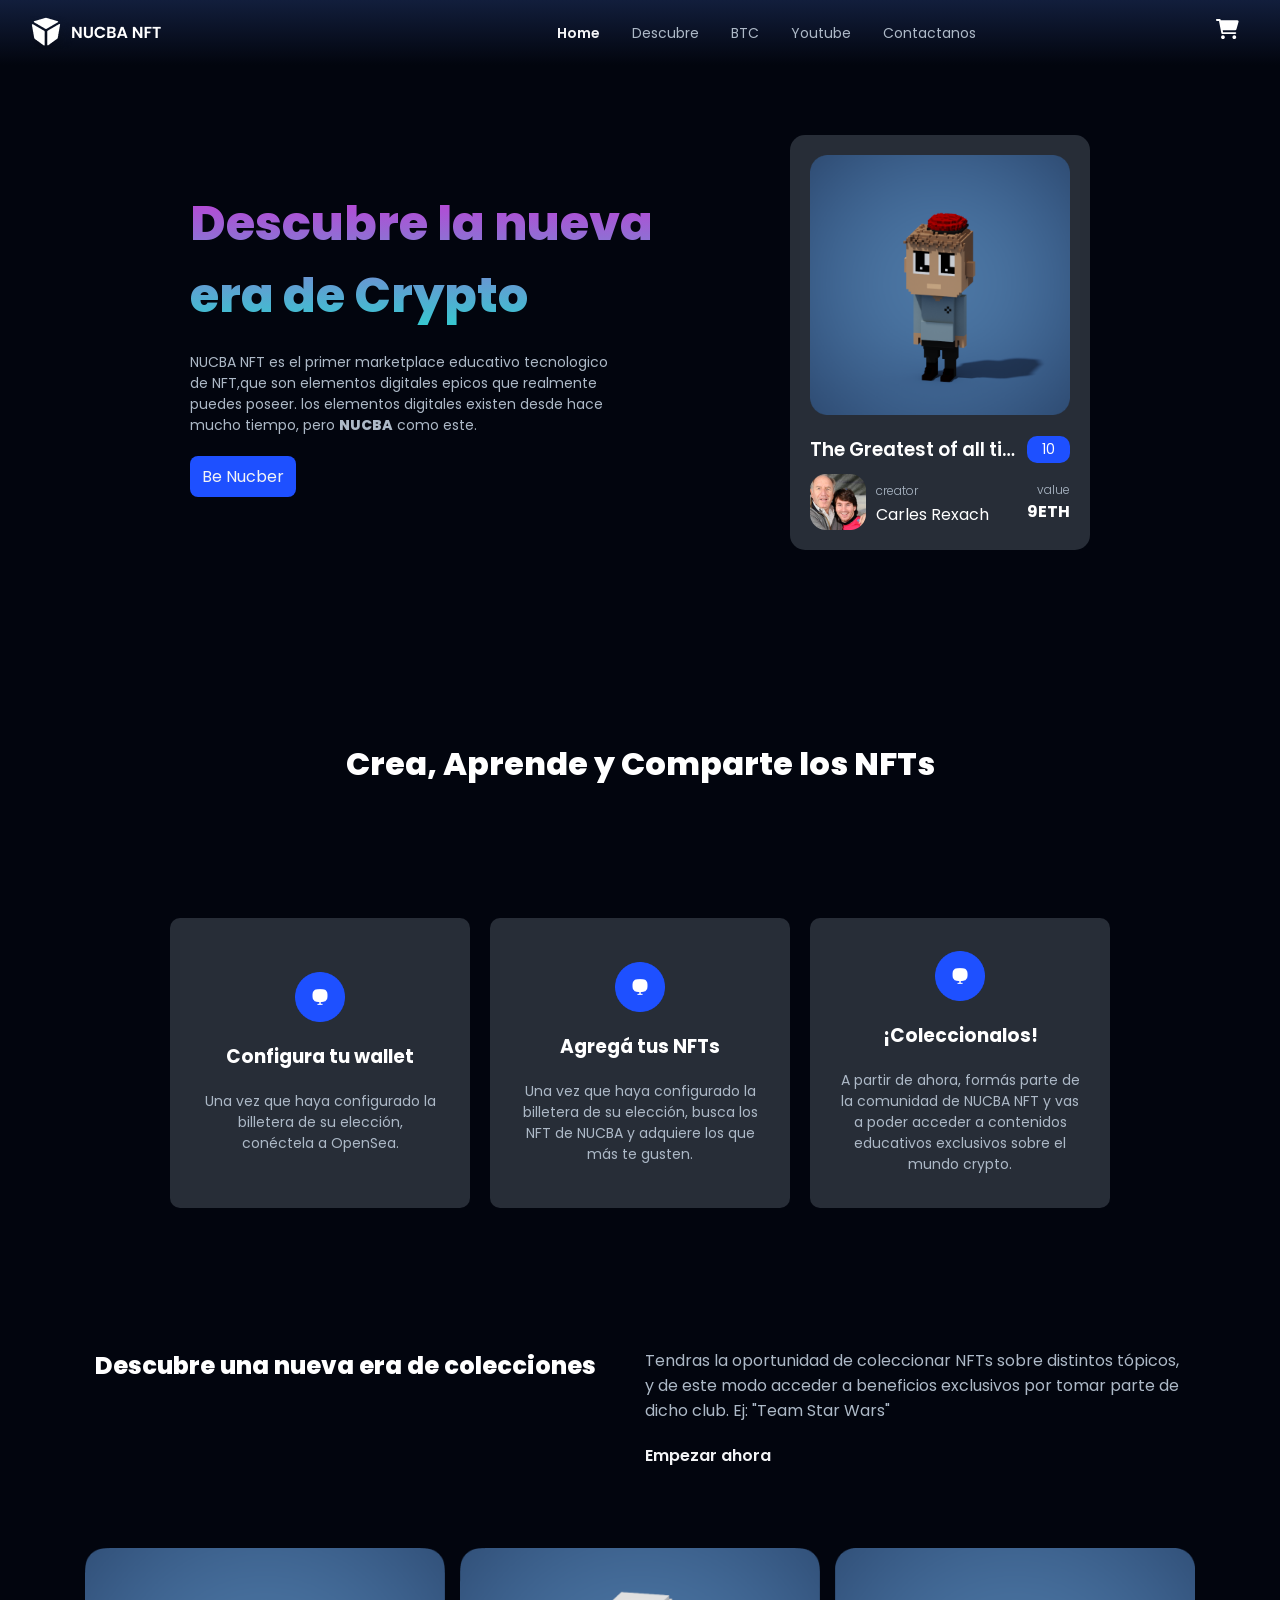
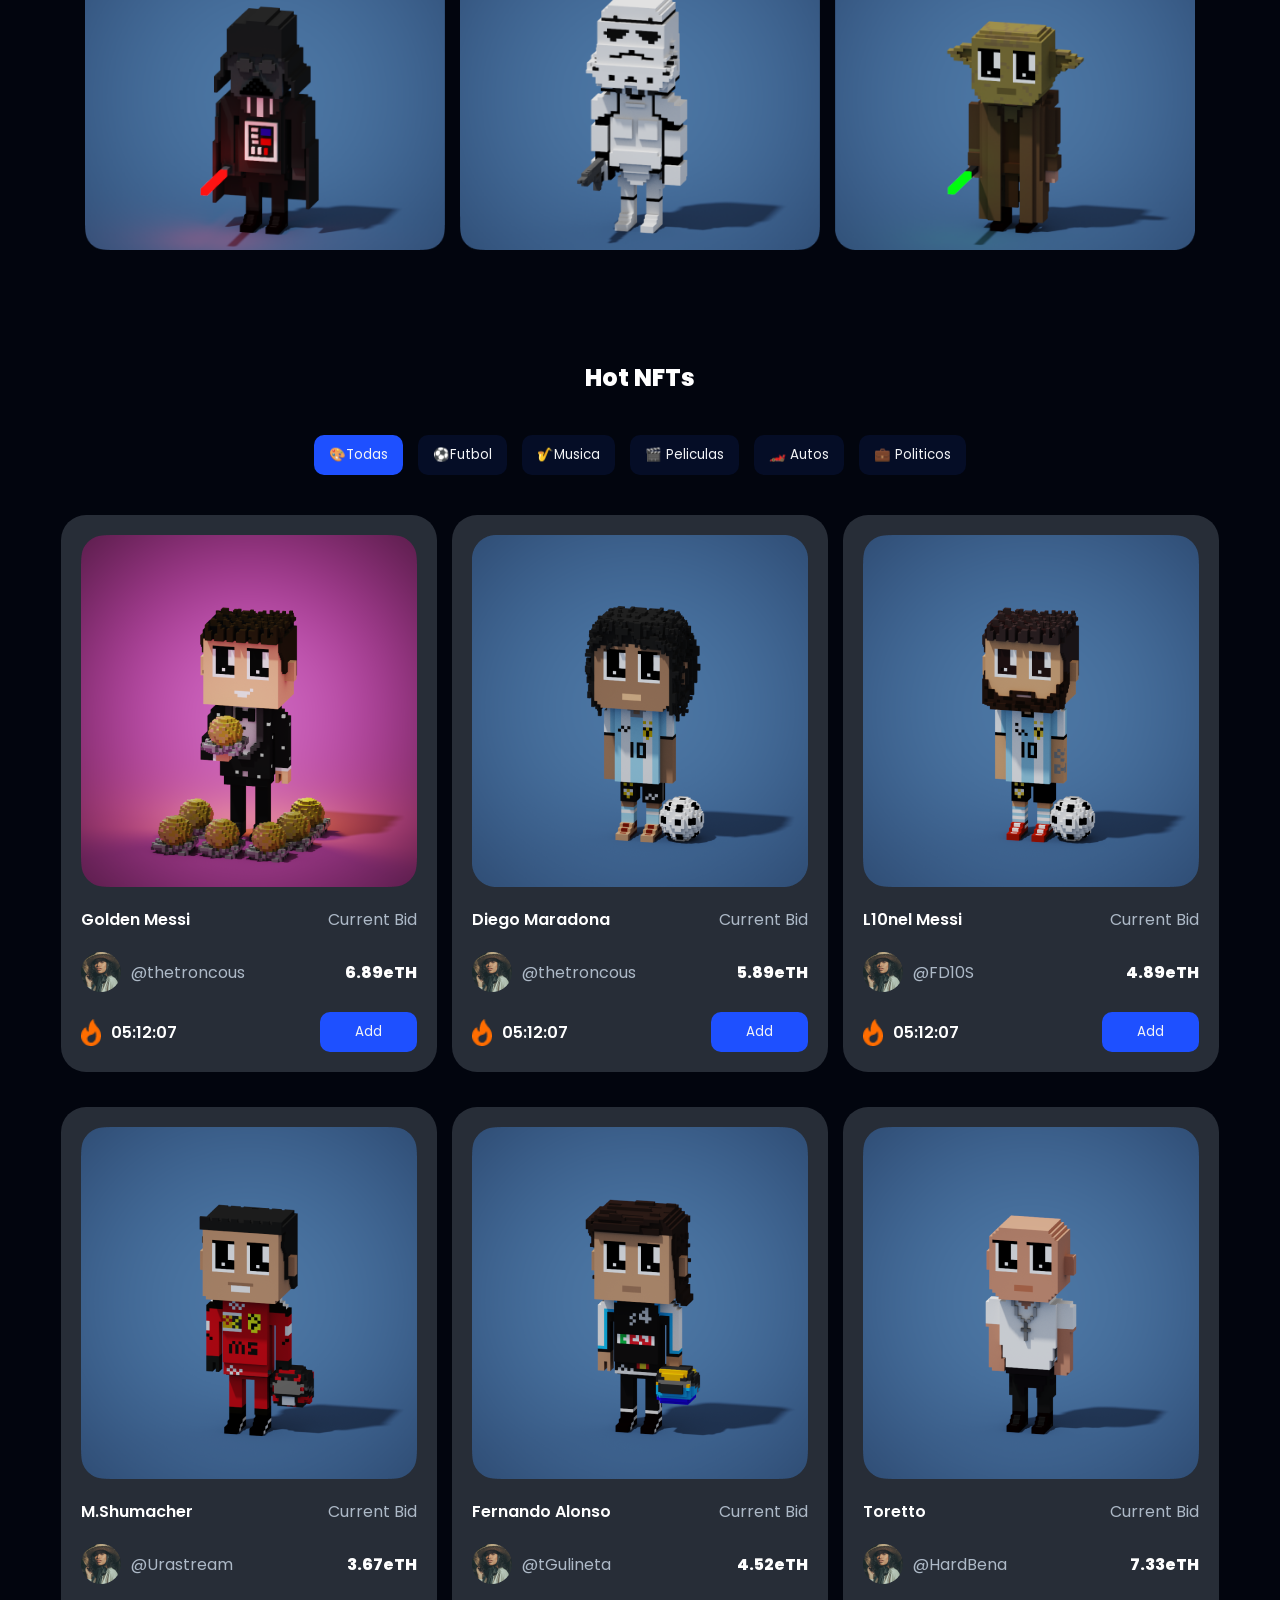
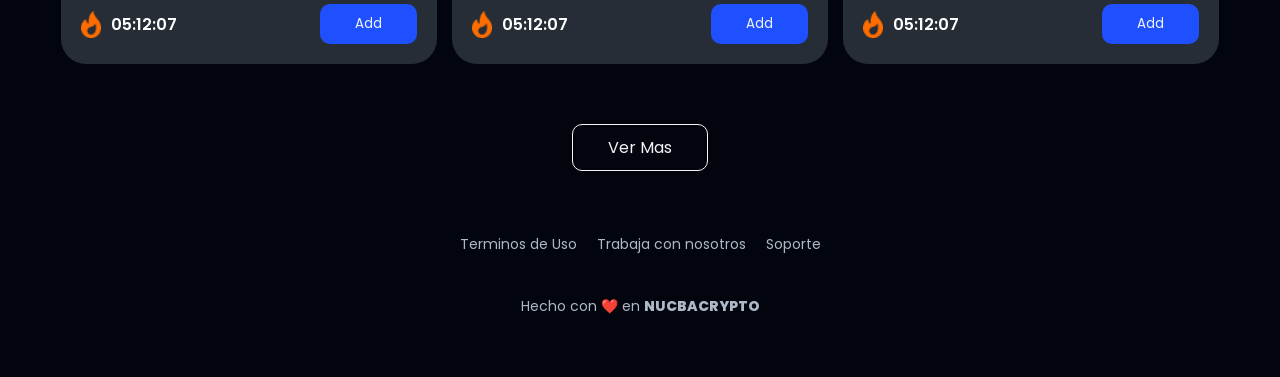
<file: index.html>
<!DOCTYPE html>
<html lang="en">
<head>
    <meta charset="UTF-8" />
    <meta name="viewport" content="width=, initial-scale=1.0" />
    <title>Nucba NFT</title>
    <link rel="stylesheet" href="./styles.css" />
    <link rel="stylesheet" href="mediaqueries.css">
</head>
<body>
    <header>
    <img src="./img/logo.png" alt="logo" class="logo" />
    <!-- navbar -->
    <nav class="navbar">
        <!-- agregamos el input label para la funcionalidad del menu -->
        <label for="menu-toggle" class="menu-label">
        <img src="/PracticaNFT-main/img/menu.png" alt="menu-icon">
        </label>
        <input type="checkbox" id="menu-toggle">
        
        <ul class="navbar-list">
        <li><a href="#hero" class="active">Home</a></li>
        <li><a href="#info">Descubre</a></li>
        <li><a href="3Discover">BTC</a></li>
        <li><a href="#">Youtube</a></li>
        <li><a href="#">Contactanos</a></li>
        </ul>
    
    <!-- carrito aqui estaba -->
    <!-- agregamos input y label para el carrito para su funcionalidad -->
    
<label for="cart-toggle" class="cart-label">
    <img src="/img/cart-icon.svg" alt="carrito"
    class="cart-icon" />
</label>
<input type="checkbox" id="cart-toggle">
<!-- ------------vamos agregar el carrito -->
<div class="cart">
<h2>Tus NFTs </h2>
<!-- productos -->
<div class="cart-item">
    <img src="/img/cart/cart-img.png" alt="nft del carrito">
    <!-- info del producto -->
    <div class="item-info">
        <h3 class="item-title">Messi</h3>
        <p class=" item-bid">
        Current Bid
        </p>
        <span class=" item-price"> 4.8 ETH</span>
    </div>
    <!-- botones -->
    <div class="item-handler">
        <span class="quantity-handler down">-</span>
        <span class="item-quantity">1</span>
        <span class="quantity-handler up">+</span>
    </div>
</div>
<div class="cart-item">
    <img src="/img/cart/cart-img.png" alt="nft del carrito">
    <!-- info del producto -->
    <div class="item-info">
        <h3 class="item-title">Messi</h3>
        <p class=" item-bid">
        Current Bid
        </p>
        <span class=" item-price"> 4.8 ETH</span>
    </div>
    <!-- botones -->
    <div class="item-handler">
        <span class="quantity-handler down">-</span>
        <span class="item-quantity">1</span>
        <span class="quantity-handler up">+</span>
    </div>
</div>
<div class="cart-item">
    <img src="/img/cart/cart-img.png" alt="nft del carrito">
    <!-- info del producto -->
    <div class="item-info">
        <h3 class="item-title">Messi</h3>
        <p class=" item-bid">
        Current Bid
        </p>
        <span class=" item-price"> 4.8 ETH</span>
    </div>
    <!-- botones -->
    <div class="item-handler">
        <span class="quantity-handler down">-</span>
        <span class="item-quantity">1</span>
        <span class="quantity-handler up">+</span>
    </div>
</div>
<div class="cart-item">
    <img src="/img/cart/cart-img.png" alt="nft del carrito">
    <!-- info del producto -->
    <div class="item-info">
        <h3 class="item-title">Messi</h3>
        <p class=" item-bid">
        Current Bid
        </p>
        <span class=" item-price"> 4.8 ETH</span>
    </div>
    <!-- botones -->
    <div class="item-handler">
        <span class="quantity-handler down">-</span>
        <span class="item-quantity">1</span>
        <span class="quantity-handler up">+</span>
    </div>
</div>
<div class="cart-item">
    <img src="/img/cart/cart-img.png" alt="nft del carrito">
    <!-- info del producto -->
    <div class="item-info">
        <h3 class="item-title">Messi</h3>
        <p class=" item-bid">
        Current Bid
        </p>
        <span class=" item-price"> 4.8 ETH</span>
    </div>
    <!-- botones -->
    <div class="item-handler">
        <span class="quantity-handler down">-</span>
        <span class="item-quantity">1</span>
        <span class="quantity-handler up">+</span>
    </div>
</div>
<!-- divisor -->
<span class="divider"></span>
<div class="cart-total">
    <p>Total</p>
    <span>18.3 ETH</span>
</div>
<button class="button-add"> Comprar</button>
</div>
</nav>
    </header>
    <main>
    <!-- hero -->

    <!-- section hero----------- -->

    <section id="hero">
        <div class="hero-info">
        <h1>Descubre la nueva era de Crypto</h1>
        <p>
            NUCBA NFT es el primer marketplace educativo tecnologico de NFT,que
            son elementos digitales epicos que realmente puedes poseer. los
            elementos digitales existen desde hace mucho tiempo, pero
            <span>Nucba</span> como este.
        </p>
        <a href="#">Be Nucber</a>
        </div>

        <div class="hero-card">
        <img src="./img/hero/hero-card.png" alt="BTC de ejemplo" />
        <div class="hero-card-info">
            <div class="hero-card-top">
            <h3>The Greatest of all time</h3>
            <span>10</span>
            </div>
            <div class="hero-card-bottom">
            <div class="hero-card-creator">
                <img src="./img/hero/creator.png" alt="creator" />
                <div class="hero-info-creator">
                <span>creator</span>
                <p>Carles Rexach</p>
                </div>
            </div>
            <div class="hero-card-price">
                <p>value</p>
                <span>9ETH</span>
            </div>
            </div>
        </div>
        </div>
    </section>
    <!-- ------------------------INFO --------------------->
    <section id="info">
        <h2>Crea, Aprende y Comparte los NFTs</h2>
        <div class="info-card-container">
          <!-- --------cart 1----------- -->
          <div class="info-card">
            <img src="./img/info/info-icon.png" alt="iconos NFT" />
            <h3>Configura tu wallet</h3>
            <p>
              Una vez que haya configurado la billetera de su elección,
              conéctela a OpenSea.
            </p>
          </div>
          <!-- -----------card 2---------------- -->
          <div class="info-card">
            <img src="./img/info/info-icon.png" alt="iconos NFT" />
            <h3>Agregá tus NFTs</h3>
            <p>
              Una vez que haya configurado la billetera de su elección, busca
              los NFT de NUCBA y adquiere los que más te gusten.
            </p>
          </div>

          <!-- ------------card 3-------------------- -->
          <div class="info-card">
            <img src="./img/info/info-icon.png" alt="iconos NFT" />
            <h3>¡Coleccionalos!</h3>
            <p>
              A partir de ahora, formás parte de la comunidad de NUCBA NFT y vas a poder acceder a contenidos educativos exclusivos sobre el mundo
              crypto.
            </p>
          </div>
        </div>
    </section>
    <!----------------------- section de descubre -->
    <section id="discover" >
        <!-------------- information----------------- -->
    <div class="discover-info">
        <h2>Descubre una nueva era de colecciones</h2>
        <div class="discover-text">
            <p>Tendras la oportunidad de coleccionar NFTs sobre distintos tópicos, y de este modo acceder a beneficios exclusivos por tomar parte de dicho club. Ej: "Team Star Wars"</p>
<a href="#">Empezar ahora</a>
        </div>
    </div>
        <!-- ----------3 cards of example ----------->
<div class="discover-card">
    <img src="img/discover/darth-vader.png" alt="darth-vader">
    <img src="img/discover/trooper.png" alt="trooper">
    <img src="img/discover/yoda.png" alt="Yoda">
</div>
    </section>
<!-- ----------section of products---- -->
<section id="products">
    <h2>Hot NFTs</h2>
    <!-- ---------Categories---------- -->
<div class="categories">
    <button class="category active"> 🎨Todas</button>
    <button class="category"> ⚽Futbol </button>
    <button class="category"> 🎷Musica</button>
    <button class="category"> 🎬 Peliculas</button>
    <button class="category"> 🏎️ Autos</button>
    <button class="category"> 💼 Politicos</button>
</div>
    <!------------- the products1 -------- -->

    <div class="products-container">
        <div class="product">
            <img src="img/products/daovinci.png" alt="Golden Messi">
        <!-- ----------contenedor para info---- -->
        <div class="product-info">
            <!-- -------------top--------------- -->
            <div class="product-top">
                <h3>Golden Messi</h3>
                <p> Current Bid</p>
            </div>
            <!-------------------- Mid ------------->
            <div class="product-mid">
            <div class="product-user">
                <img src="img/user.png" alt="user">
                <p>@thetroncous</p>
            </div>
            <span> 6.89eTH</span>
            </div>
            <!---------------- Bot----------------- -->
            <div class="product-bot">
                <div class="offer-time">
                    <img src="img/fire.png" alt="fueguito">
                <p>05:12:07</p>
                </div>
                <button class="button-add">Add</button>
            </div>
        </div>
        </div>
        <!------------- the products2 -------- -->
        <div class="product">
            <img src="img/products/fangster.png" alt="Diego Maradona">
        <!-- ----------contenedor para info---- -->
        <div class="product-info">
            <!-- -------------top--------------- -->
            <div class="product-top">
                <h3>Diego Maradona</h3>
                <p> Current Bid</p>
            </div>
            <!-------------------- Mid ------------->
            <div class="product-mid">
            <div class="product-user">
                <img src="/img/user.png" alt="user">
                <p>@thetroncous</p>
            </div>
            <span> 5.89eTH</span>
            </div>
            <!---------------- Bot----------------- -->
            <div class="product-bot">
                <div class="offer-time">
                    <img src="img/fire.png" alt="fueguito">
                <p>05:12:07</p>
                </div>
                <button class="button-add">Add</button>
            </div>
        </div>
        </div>
        <!------------- the products3 -------- -->
        <div class="product">
            <img src="img/products/sherbet.png" alt="l10nel Messi">
        <!-- ----------contenedor para info---- -->
        <div class="product-info">
            <!-- -------------top--------------- -->
            <div class="product-top">
                <h3>L10nel Messi</h3>
                <p> Current Bid</p>
            </div>
            <!-------------------- Mid ------------->
            <div class="product-mid">
            <div class="product-user">
                <img src="/img/user.png" alt="user">
                <p>@FD10S</p>
            </div>
            <span> 4.89eTH</span>
            </div>
            <!---------------- Bot----------------- -->
            <div class="product-bot">
                <div class="offer-time">
                    <img src="img/fire.png" alt="fueguito">
                <p>05:12:07</p>
                </div>
                <button class="button-add">Add</button>
            </div>
        </div>
        </div>
        <!------------- the products4 -------- -->
        <div class="product">
            <img src="img/products/cutemonkey.png" alt="M.Shumacher">
        <!-- ----------contenedor para info---- -->
        <div class="product-info">
            <!-- -------------top--------------- -->
            <div class="product-top">
                <h3>M.Shumacher</h3>
                <p> Current Bid</p>
            </div>
            <!-------------------- Mid ------------->
            <div class="product-mid">
            <div class="product-user">
                <img src="/img/user.png" alt="user">
                <p>@Urastream</p>
            </div>
            <span> 3.67eTH</span>
            </div>
            <!---------------- Bot----------------- -->
            <div class="product-bot">
                <div class="offer-time">
                    <img src="img/fire.png" alt="fueguito">
                <p>05:12:07</p>
                </div>
                <button class="button-add">Add</button>
            </div>
        </div>
        </div>
        <!------------- the products5-------- -->
        <div class="product">
            <img src="img/products/cuteshiba.png" alt="Fernando Alonso">
        <!-- ----------contenedor para info---- -->
        <div class="product-info">
            <!-- -------------top--------------- -->
            <div class="product-top">
                <h3>Fernando Alonso</h3>
                <p> Current Bid</p>
            </div>
            <!-------------------- Mid ------------->
            <div class="product-mid">
            <div class="product-user">
                <img src="/img/user.png" alt="user">
                <p>@tGulineta</p>
            </div>
            <span> 4.52eTH</span>
            </div>
            <!---------------- Bot----------------- -->
            <div class="product-bot">
                <div class="offer-time">
                    <img src="img/fire.png" alt="fueguito">
                <p>05:12:07</p>
                </div>
                <button class="button-add">Add</button>
            </div>
        </div>
        </div>
        <!------------- the products6 -------- -->
        <div class="product">
            <img src="img/products/toretto.png" alt="toretto">
        <!-- ----------contenedor para info---- -->
        <div class="product-info">
            <!-- -------------top--------------- -->
            <div class="product-top">
                <h3>Toretto</h3>
                <p> Current Bid</p>
            </div>
            <!-------------------- Mid ------------->
            <div class="product-mid">
            <div class="product-user">
                <img src="/img/user.png" alt="user">
                <p>@HardBena</p>
            </div>
            <span> 7.33eTH</span>
            </div>
            <!---------------- Bot----------------- -->
            <div class="product-bot">
                <div class="offer-time">
                    <img src="img/fire.png" alt="fueguito">
                <p>05:12:07</p>
                </div>
                <button class="button-add">Add</button>
            </div>
        </div>
        </div>
    </div>
    
</section>
<div class="btn-load"> Ver Mas</div>
    </main>
    <footer>
        <nav>
            <ul class="footer-links">
                <li><a href="#">Terminos de Uso </a></li>
                <li><a href="#">Trabaja con nosotros</a></li>
                <li><a href="#">Soporte</a></li>
            </ul>
        </nav>
        <p>Hecho con ❤️ en <SPAN>NUCBACRYPTO</SPAN></p>
    </footer>
</body>
</html>
</file>
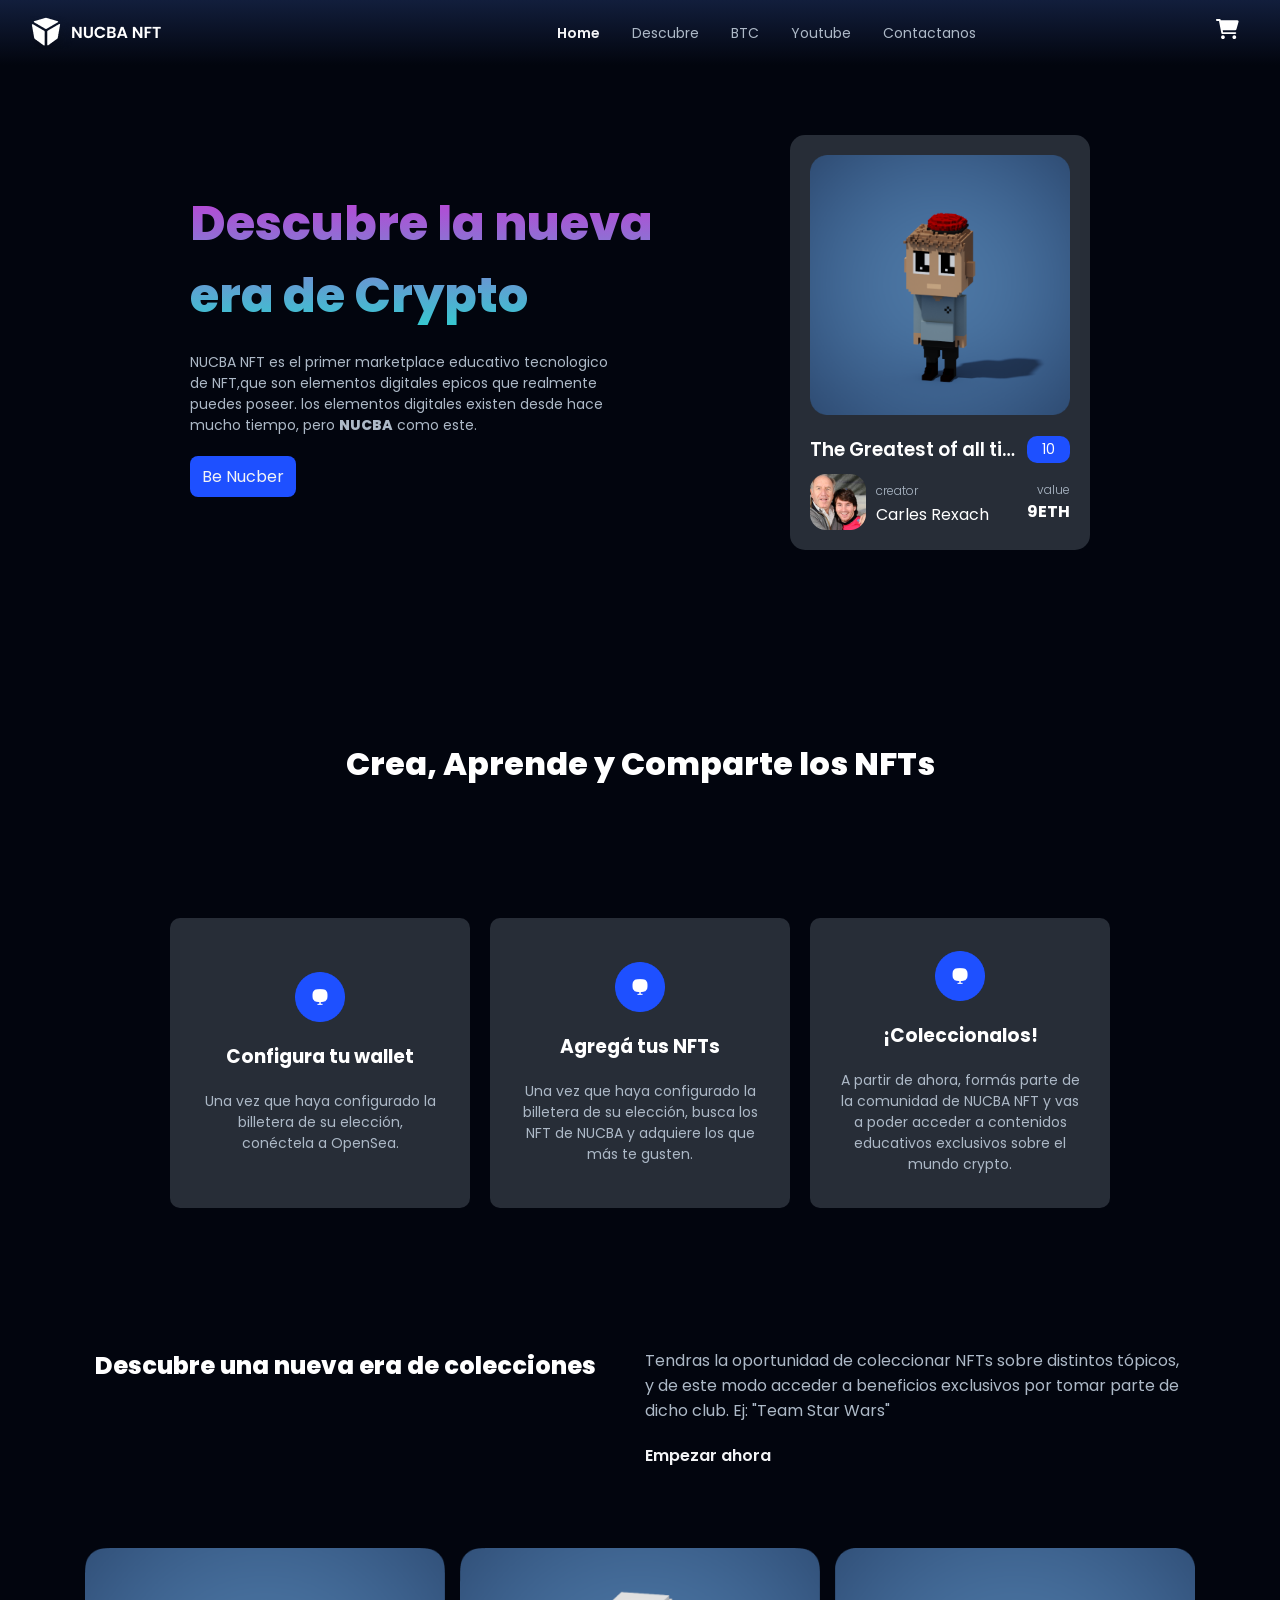
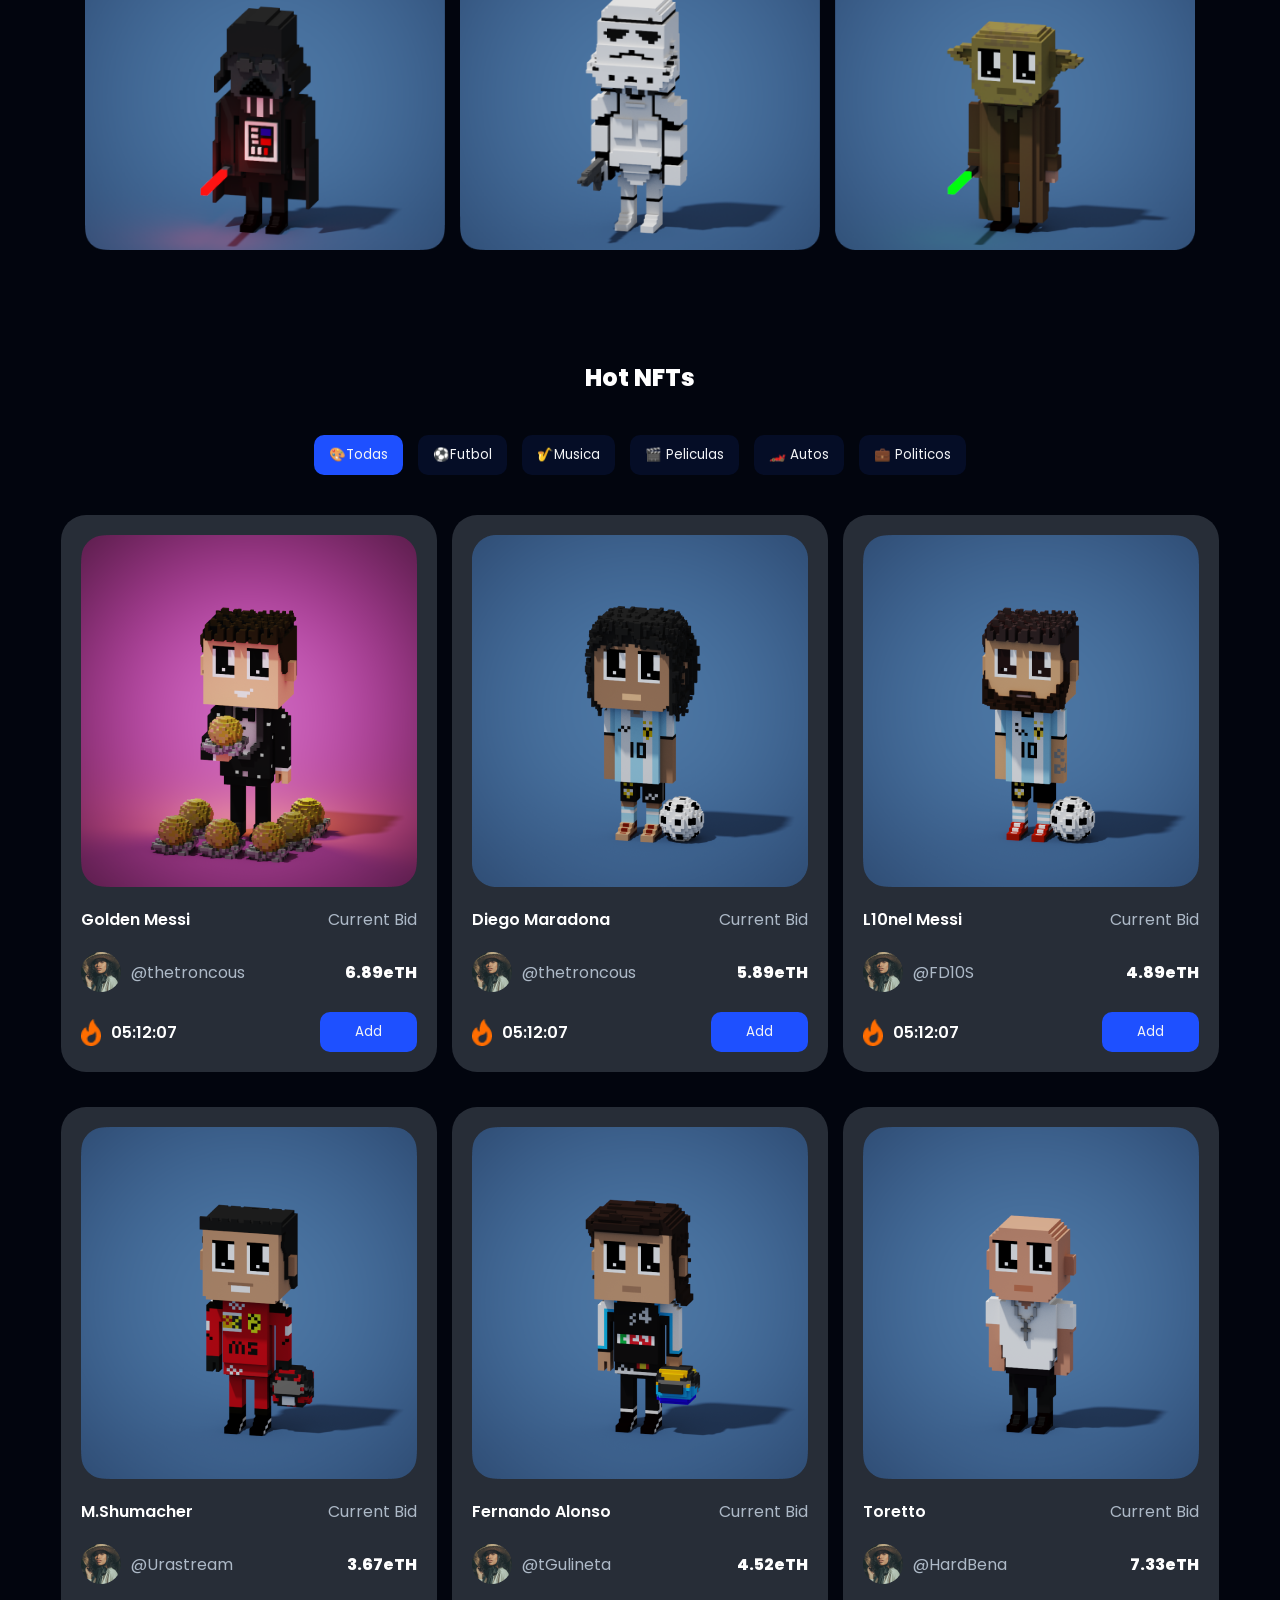
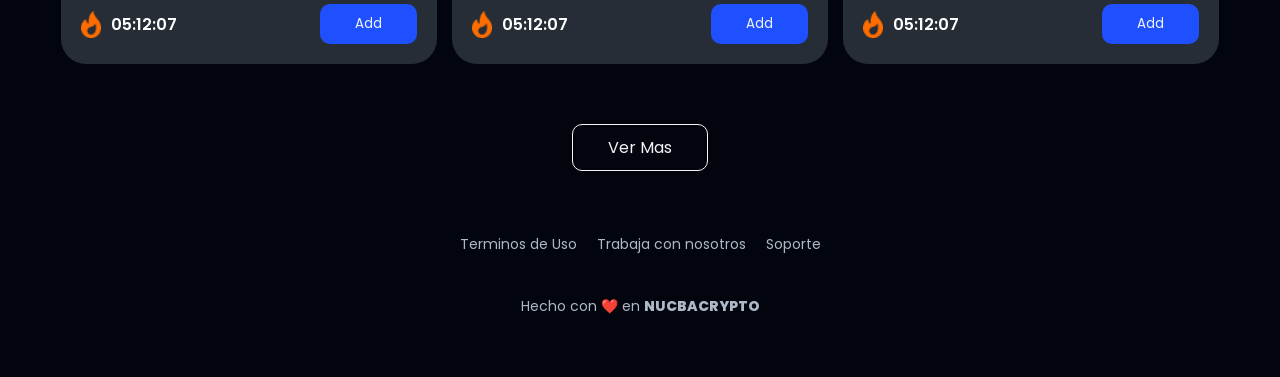
<file: PracticaNFT-main/index.html>
<!DOCTYPE html>
<html lang="en">
<head>
    <meta charset="UTF-8" />
    <meta name="viewport" content="width=, initial-scale=1.0" />
    <title>Nucba NFT</title>
    <link rel="stylesheet" href="./styles.css" />
    <link rel="stylesheet" href="mediaqueries.css">
</head>
<body>
    <header>
    <img src="./img/logo.png" alt="logo" class="logo" />
    <!-- navbar -->
    <nav class="navbar">
        <!-- agregamos el input label para la funcionalidad del menu -->
        <label for="menu-toggle" class="menu-label">
        <img src="/PracticaNFT-main/img/menu.png" alt="menu-icon">
        </label>
        <input type="checkbox" id="menu-toggle">
        
        <ul class="navbar-list">
        <li><a href="#hero" class="active">Home</a></li>
        <li><a href="#info">Descubre</a></li>
        <li><a href="3Discover">BTC</a></li>
        <li><a href="#">Youtube</a></li>
        <li><a href="#">Contactanos</a></li>
        </ul>
    
    <!-- carrito aqui estaba -->
    <!-- agregamos input y label para el carrito para su funcionalidad -->
    
<label for="cart-toggle" class="cart-label">
    <img src="./img/cart-icon.svg" alt="carrito"
    class="cart-icon" />
</label>
<input type="checkbox" id="cart-toggle">
<!-- ------------vamos agregar el carrito -->
<div class="cart">
<h2>Tus NFTs </h2>
<!-- productos -->
<div class="cart-item">
    <img src="/PracticaNFT-main/img/cart/cart-img.png" alt="nft del carrito">
    <!-- info del producto -->
    <div class="item-info">
        <h3 class="item-title">Messi</h3>
        <p class=" item-bid">
        Current Bid
        </p>
        <span class=" item-price"> 4.8 ETH</span>
    </div>
    <!-- botones -->
    <div class="item-handler">
        <span class="quantity-handler down">-</span>
        <span class="item-quantity">1</span>
        <span class="quantity-handler up">+</span>
    </div>
</div>
<div class="cart-item">
    <img src="/PracticaNFT-main/img/cart/cart-img.png" alt="nft del carrito">
    <!-- info del producto -->
    <div class="item-info">
        <h3 class="item-title">Messi</h3>
        <p class=" item-bid">
        Current Bid
        </p>
        <span class=" item-price"> 4.8 ETH</span>
    </div>
    <!-- botones -->
    <div class="item-handler">
        <span class="quantity-handler down">-</span>
        <span class="item-quantity">1</span>
        <span class="quantity-handler up">+</span>
    </div>
</div>
<div class="cart-item">
    <img src="/PracticaNFT-main/img/cart/cart-img.png" alt="nft del carrito">
    <!-- info del producto -->
    <div class="item-info">
        <h3 class="item-title">Messi</h3>
        <p class=" item-bid">
        Current Bid
        </p>
        <span class=" item-price"> 4.8 ETH</span>
    </div>
    <!-- botones -->
    <div class="item-handler">
        <span class="quantity-handler down">-</span>
        <span class="item-quantity">1</span>
        <span class="quantity-handler up">+</span>
    </div>
</div>
<div class="cart-item">
    <img src="/PracticaNFT-main/img/cart/cart-img.png" alt="nft del carrito">
    <!-- info del producto -->
    <div class="item-info">
        <h3 class="item-title">Messi</h3>
        <p class=" item-bid">
        Current Bid
        </p>
        <span class=" item-price"> 4.8 ETH</span>
    </div>
    <!-- botones -->
    <div class="item-handler">
        <span class="quantity-handler down">-</span>
        <span class="item-quantity">1</span>
        <span class="quantity-handler up">+</span>
    </div>
</div>
<div class="cart-item">
    <img src="/PracticaNFT-main/img/cart/cart-img.png" alt="nft del carrito">
    <!-- info del producto -->
    <div class="item-info">
        <h3 class="item-title">Messi</h3>
        <p class=" item-bid">
        Current Bid
        </p>
        <span class=" item-price"> 4.8 ETH</span>
    </div>
    <!-- botones -->
    <div class="item-handler">
        <span class="quantity-handler down">-</span>
        <span class="item-quantity">1</span>
        <span class="quantity-handler up">+</span>
    </div>
</div>
<!-- divisor -->
<span class="divider"></span>
<div class="cart-total">
    <p>Total</p>
    <span>18.3 ETH</span>
</div>
<button class="button-add"> Comprar</button>
</div>
</nav>
    </header>
    <main>
    <!-- hero -->

    <!-- section hero----------- -->

    <section id="hero">
        <div class="hero-info">
        <h1>Descubre la nueva era de Crypto</h1>
        <p>
            NUCBA NFT es el primer marketplace educativo tecnologico de NFT,que
            son elementos digitales epicos que realmente puedes poseer. los
            elementos digitales existen desde hace mucho tiempo, pero
            <span>Nucba</span> como este.
        </p>
        <a href="#">Be Nucber</a>
        </div>

        <div class="hero-card">
        <img src="./img/hero/hero-card.png" alt="BTC de ejemplo" />
        <div class="hero-card-info">
            <div class="hero-card-top">
            <h3>The Greatest of all time</h3>
            <span>10</span>
            </div>
            <div class="hero-card-bottom">
            <div class="hero-card-creator">
                <img src="./img/hero/creator.png" alt="creator" />
                <div class="hero-info-creator">
                <span>creator</span>
                <p>Carles Rexach</p>
                </div>
            </div>
            <div class="hero-card-price">
                <p>value</p>
                <span>9ETH</span>
            </div>
            </div>
        </div>
        </div>
    </section>
    <!-- ------------------------INFO --------------------->
    <section id="info">
        <h2>Crea, Aprende y Comparte los NFTs</h2>
        <div class="info-card-container">
          <!-- --------cart 1----------- -->
          <div class="info-card">
            <img src="./img/info/info-icon.png" alt="iconos NFT" />
            <h3>Configura tu wallet</h3>
            <p>
              Una vez que haya configurado la billetera de su elección,
              conéctela a OpenSea.
            </p>
          </div>
          <!-- -----------card 2---------------- -->
          <div class="info-card">
            <img src="./img/info/info-icon.png" alt="iconos NFT" />
            <h3>Agregá tus NFTs</h3>
            <p>
              Una vez que haya configurado la billetera de su elección, busca
              los NFT de NUCBA y adquiere los que más te gusten.
            </p>
          </div>

          <!-- ------------card 3-------------------- -->
          <div class="info-card">
            <img src="./img/info/info-icon.png" alt="iconos NFT" />
            <h3>¡Coleccionalos!</h3>
            <p>
              A partir de ahora, formás parte de la comunidad de NUCBA NFT y vas a poder acceder a contenidos educativos exclusivos sobre el mundo
              crypto.
            </p>
          </div>
        </div>
    </section>
    <!----------------------- section de descubre -->
    <section id="discover" >
        <!-------------- information----------------- -->
    <div class="discover-info">
        <h2>Descubre una nueva era de colecciones</h2>
        <div class="discover-text">
            <p>Tendras la oportunidad de coleccionar NFTs sobre distintos tópicos, y de este modo acceder a beneficios exclusivos por tomar parte de dicho club. Ej: "Team Star Wars"</p>
<a href="#">Empezar ahora</a>
        </div>
    </div>
        <!-- ----------3 cards of example ----------->
<div class="discover-card">
    <img src="img/discover/darth-vader.png" alt="darth-vader">
    <img src="img/discover/trooper.png" alt="trooper">
    <img src="img/discover/yoda.png" alt="Yoda">
</div>
    </section>
<!-- ----------section of products---- -->
<section id="products">
    <h2>Hot NFTs</h2>
    <!-- ---------Categories---------- -->
<div class="categories">
    <button class="category active"> 🎨Todas</button>
    <button class="category"> ⚽Futbol </button>
    <button class="category"> 🎷Musica</button>
    <button class="category"> 🎬 Peliculas</button>
    <button class="category"> 🏎️ Autos</button>
    <button class="category"> 💼 Politicos</button>
</div>
    <!------------- the products1 -------- -->

    <div class="products-container">
        <div class="product">
            <img src="img/products/daovinci.png" alt="Golden Messi">
        <!-- ----------contenedor para info---- -->
        <div class="product-info">
            <!-- -------------top--------------- -->
            <div class="product-top">
                <h3>Golden Messi</h3>
                <p> Current Bid</p>
            </div>
            <!-------------------- Mid ------------->
            <div class="product-mid">
            <div class="product-user">
                <img src="img/user.png" alt="user">
                <p>@thetroncous</p>
            </div>
            <span> 6.89eTH</span>
            </div>
            <!---------------- Bot----------------- -->
            <div class="product-bot">
                <div class="offer-time">
                    <img src="img/fire.png" alt="fueguito">
                <p>05:12:07</p>
                </div>
                <button class="button-add">Add</button>
            </div>
        </div>
        </div>
        <!------------- the products2 -------- -->
        <div class="product">
            <img src="img/products/fangster.png" alt="Diego Maradona">
        <!-- ----------contenedor para info---- -->
        <div class="product-info">
            <!-- -------------top--------------- -->
            <div class="product-top">
                <h3>Diego Maradona</h3>
                <p> Current Bid</p>
            </div>
            <!-------------------- Mid ------------->
            <div class="product-mid">
            <div class="product-user">
                <img src="/img/user.png" alt="user">
                <p>@thetroncous</p>
            </div>
            <span> 5.89eTH</span>
            </div>
            <!---------------- Bot----------------- -->
            <div class="product-bot">
                <div class="offer-time">
                    <img src="img/fire.png" alt="fueguito">
                <p>05:12:07</p>
                </div>
                <button class="button-add">Add</button>
            </div>
        </div>
        </div>
        <!------------- the products3 -------- -->
        <div class="product">
            <img src="img/products/sherbet.png" alt="l10nel Messi">
        <!-- ----------contenedor para info---- -->
        <div class="product-info">
            <!-- -------------top--------------- -->
            <div class="product-top">
                <h3>L10nel Messi</h3>
                <p> Current Bid</p>
            </div>
            <!-------------------- Mid ------------->
            <div class="product-mid">
            <div class="product-user">
                <img src="/img/user.png" alt="user">
                <p>@FD10S</p>
            </div>
            <span> 4.89eTH</span>
            </div>
            <!---------------- Bot----------------- -->
            <div class="product-bot">
                <div class="offer-time">
                    <img src="img/fire.png" alt="fueguito">
                <p>05:12:07</p>
                </div>
                <button class="button-add">Add</button>
            </div>
        </div>
        </div>
        <!------------- the products4 -------- -->
        <div class="product">
            <img src="img/products/cutemonkey.png" alt="M.Shumacher">
        <!-- ----------contenedor para info---- -->
        <div class="product-info">
            <!-- -------------top--------------- -->
            <div class="product-top">
                <h3>M.Shumacher</h3>
                <p> Current Bid</p>
            </div>
            <!-------------------- Mid ------------->
            <div class="product-mid">
            <div class="product-user">
                <img src="/img/user.png" alt="user">
                <p>@Urastream</p>
            </div>
            <span> 3.67eTH</span>
            </div>
            <!---------------- Bot----------------- -->
            <div class="product-bot">
                <div class="offer-time">
                    <img src="img/fire.png" alt="fueguito">
                <p>05:12:07</p>
                </div>
                <button class="button-add">Add</button>
            </div>
        </div>
        </div>
        <!------------- the products5-------- -->
        <div class="product">
            <img src="img/products/cuteshiba.png" alt="Fernando Alonso">
        <!-- ----------contenedor para info---- -->
        <div class="product-info">
            <!-- -------------top--------------- -->
            <div class="product-top">
                <h3>Fernando Alonso</h3>
                <p> Current Bid</p>
            </div>
            <!-------------------- Mid ------------->
            <div class="product-mid">
            <div class="product-user">
                <img src="/img/user.png" alt="user">
                <p>@tGulineta</p>
            </div>
            <span> 4.52eTH</span>
            </div>
            <!---------------- Bot----------------- -->
            <div class="product-bot">
                <div class="offer-time">
                    <img src="img/fire.png" alt="fueguito">
                <p>05:12:07</p>
                </div>
                <button class="button-add">Add</button>
            </div>
        </div>
        </div>
        <!------------- the products6 -------- -->
        <div class="product">
            <img src="img/products/toretto.png" alt="toretto">
        <!-- ----------contenedor para info---- -->
        <div class="product-info">
            <!-- -------------top--------------- -->
            <div class="product-top">
                <h3>Toretto</h3>
                <p> Current Bid</p>
            </div>
            <!-------------------- Mid ------------->
            <div class="product-mid">
            <div class="product-user">
                <img src="/img/user.png" alt="user">
                <p>@HardBena</p>
            </div>
            <span> 7.33eTH</span>
            </div>
            <!---------------- Bot----------------- -->
            <div class="product-bot">
                <div class="offer-time">
                    <img src="img/fire.png" alt="fueguito">
                <p>05:12:07</p>
                </div>
                <button class="button-add">Add</button>
            </div>
        </div>
        </div>
    </div>
    
</section>
<div class="btn-load"> Ver Mas</div>
    </main>
    <footer>
        <nav>
            <ul class="footer-links">
                <li><a href="#">Terminos de Uso </a></li>
                <li><a href="#">Trabaja con nosotros</a></li>
                <li><a href="#">Soporte</a></li>
            </ul>
        </nav>
        <p>Hecho con ❤️ en <SPAN>NUCBACRYPTO</SPAN></p>
    </footer>
</body>
</html>
</file>
<file: styles.css>
@import url('https://fonts.googleapis.com/css2?family=Montserrat:wght@300;400;600;800&family=Poppins:wght@300;400;600;700;800&display=swap');
/* variables */
:root{
    /* bg color */
    --background: #02050e;
    --primary:#1e50ff;
    --secondary: #272d37;
    --btn-lg: #050d26;
    --bg-azul-10:#e9eeff;
    --bg-white: #fff;
    --bg-electric: #f0fbff;
    --nav-bg: #0f1525;
    /* text color */
    --text-gray: #adb9c7;
    --text-white: #f3f4f6;

    /* decoration */
    --fire: #ff6d00;
    --electric: #64d3ff;

}
/* reset */

* {
    margin: 0;
    padding: 0;
    box-sizing: border-box;
    text-decoration: none;
    list-style: none;
    font-family: 'Poppins', sans-serif;
    /* border: 1px solid red; */ 
}
/* body{
    background: var(--background);??? error?  */


/* header */

.logo {
    margin-right: auto;
    /* esto es cambio */
}
header{
    background: linear-gradient(to bottom, #121e3c, var(--background));
    display: flex;
    /* justify-content: flex-end; */
    justify-content: space-between;
    align-items: center;
    padding: 0 30px;
    height: 65px;
    position: fixed;
    width: 100%;
    z-index: 2;
}
.navbar,
.navbar-list{
    display: flex;
    align-items: center;
    justify-content: center;
}
.navbar{
    gap: 5rem;

}
.navbar-list{
    gap: 2rem;

}
.navbar-list a {
    color: var(--text-gray);
    font-size: 14px;
}
.navbar-list 
.active {
    font-weight: 600;
    color: var(--text-white);
    background: none;
    
}

.cart-icon{
padding: 5px 10px;
height: 30px;
cursor: pointer;
margin-left: 150px;
}

/* Carrito */

.cart{
    position: absolute;
    right: 0;
    top: 65px;
    background: linear-gradient(to top, #121e3c,var(--background));
    padding: 50px 30px;
    border-left: 1px solid var(--nav-bg);
height: calc(100vh - 65px);
display:flex ;
flex-direction: column;
gap: 30px;
overflow-y:scroll ;
display: none;

}
/* ocultamos el input checbox */

#cart-toggle,
#menu-toggle,
.menu-label {
    display: none;
}

/* .cart::-webkit-scrollbar {
    display: none; */

.cart h2{
    color: var(--text-white);
    font-size: 20px;
font-weight: 600;
}
.cart-item{
    display: flex;
    align-items: center;
    justify-content: center;
    gap: 20px;
    padding: 20px;
    border: 1px solid var(--electric);
    background: #232323;
    border-radius: 10px;
    -webkit-border-radius: 10px;
    -moz-border-radius: 10px;
    -ms-border-radius: 10px;
    -o-border-radius: 10px;
}
.item-title{
    color: var(--text-white);
    font-size: 14px;
    font-weight: 600;
}
.item-bid{
    color: var(--text-gray);
    font-size: 12px;
    font-weight: 300;
}

.item-price{
    background:linear-gradient(to right,#30cfd0,#c43ad6) ;
    color: transparent;
    background-clip: text;
    -webkit-background-clip: text;
    font-weight: 800;

}

.item-handler{
    display: flex;
    align-items: center;
    justify-content: center;
    gap: 20px;
}
.quantity-handler{
    color: var(--text-white);
    padding: 2px 8px;
    border-radius: 5px;
    -webkit-border-radius: 5px;
    -moz-border-radius: 5px;
    -ms-border-radius: 5px;
    -o-border-radius: 5px;
    border: 1px solid var(--electric);
}
.dow{
    background: var(--secondary);
    
}
.item-quantity{
    color: var(--text-gray);
}

.divider{
    margin-top: 20px;
    border: .5px solid var(--electric);

}
.cart-total{
    display: flex;
    justify-content: space-between;
    color: var(--text-white);
}
.cart-total p{
    font-weight: 600;
}
.cart-total span{
    font-size: 18px;
}

/* aca hacemos funcional el carrito */

#cart-toggle:checked + .cart{
    display: flex;
}


/*---------- hero sections -----------*/

main {
    background: var(--background);
    display: flex;
    flex-direction: column;
    align-items: center;
    justify-content: center;
    width: 100%;
    color: white;

}
#hero{
    max-width: 1200px;
    /* o margin0 auto */
    margin-top: 65px;
    padding: 70px 0;
    display: flex;
    justify-content: center;
    align-items: center;
}
.hero-info{
    display: flex;
    flex-direction: column;
    align-items: flex-start;
    gap: 20px;
    width: 50%;

}
.hero-info h1 {
    /* color: var(--bg-white); */
    background: linear-gradient(to top, #30cfd0, #c43ad6);
    color: transparent;
    background-clip: text;
    -webkit-background-clip: text;
    font-size: 48px;
    font-weight: 800;
    width: 80%;
    min-width: 500px;
}


.hero-info p {
    font-size: 14px;
    width: 70%;
color: var(--text-gray);
}
.hero-info span {
    font-weight: 800;
    text-transform: uppercase;
}
.hero-info a {
    color: var(--text-white);
    background: var(--primary); 
    padding: 8px 12px;
    border-radius: 8px;
}
.hero-card{
    background-color: var(--secondary);
    width: 300px;
    padding: 20px;
    border-radius: 15px;
    display: flex;
    flex-direction: column;
    /* justify-content: center;
    align-items: center; */
    gap: 20px;
}
.hero-card-info {
    display: flex;
    flex-direction: column;
    gap: 10px;
}

.hero-card-top {

    display: flex;
    align-items: center;
    justify-content: space-between;
    gap: 10px;

}
.hero-card-top h3 {
    font-weight: 600;
    white-space: nowrap;
    overflow: hidden;
    text-overflow: ellipsis;
}
.hero-card-top span{
    background: var(--primary);
    border-radius: 10px;
    padding: 3px 15px ;
    font-size: 14px;


}

.hero-card-bottom {

    display: flex;
    justify-content: space-between;
}
.hero-card-creator {
    display: flex;
    align-items: center;
    gap: 10px;
}
.hero.card-creator img {
    height: 40px;
    width: 40px;
}
.hero-info-creator span,.hero-card-price p {
    font-size: 12px;
    font-weight: 300;
    color: var(--text-gray);
}

.hero-card-price {
    display: flex;
    flex-direction: column;
    justify-content: center;
    align-items: flex-end;
}
.hero-card-price span {
    font-weight: 700;
}

/* ----------------info section.------------ */

#info {
padding: 70px 0 ;
max-width: 1200px;
display: flex;
flex-direction: column;
justify-content: center;
align-items: center;
gap: 80px; 

}

#info h2{
    font-size: 2rem;
    font-weight: 800;
    padding: 50px;
}

.info-card-container{

    display: flex;
    gap: 20px;
    justify-content: space-around;
    flex-wrap: wrap;

}
.info-card{
    background-color: var(--secondary);
    width: 300px;
    height: 290px;
    padding: 40px 30px;
    border-radius: 10px;
    display: flex;
    flex-direction: column;
    align-items: center;
    justify-content: center;
    gap: 20px;
}
.info-card img{
    width: 50px;

}
.info-card p{
    text-align: center;
    font-size: 14px;
    color: var(--text-gray);
}
/*-------------- section discover -----------*/


#discover{
    padding: 70px 0;
    max-width: 1200px;
    display: flex;
    flex-direction: column;
    align-items: center;
    justify-content: center;
    gap: 80px;
}

.discover-info{
    display: flex;
    justify-content: center;
    gap: 10px;

} 
.discover-info h2{
    font-size: 2ren;
    font-weight: 800;
    width: 45%;
}

.discover-text{

    width: 45%;
    display: flex;
    flex-direction: column;
    gap: 20px;
}

.discover-text p{
    color: var(--text-gray);
}

.discover-text a{
    color: var(--text-white) ;
    text-decoration: none;
    font-weight: 600;
}

.discover-card{
display: flex;
gap: 15px;
justify-content: center;
align-items: center;
}

.discover-card img{
    width: 30%;
}

#products{
    
    display: flex;
    gap: 40px;
    flex-direction: column;
    justify-content: center;
    align-items: center;
    padding: 40px 0;
    max-width: 1200px;
}

#products h2 {
    font-size: 2ren;
    font-weight: 800;
}
.categories {
    display: flex;
    align-items: center;
    justify-content: center;
    gap: 15px;
}

.category{
background: var(--btn-lg);
    border: none;
    padding: 10px 15px;
    color: var(--text-white);
    border-radius: 10px;
    cursor: pointer;
}
.active {
    background: var(--primary)
    
}

/* -------------------Products----------------------- */

.products-container {
display: flex;
justify-content: center;
flex-wrap: wrap;
gap: 15px;
}

.product{
    background: var(--secondary);
    display: flex;
    flex-direction: column;
    justify-content: center;
    align-items: center;
    padding: 20px;
    border-radius: 25px;
    gap: 20px;
    margin-bottom: 20px;
}

.product-info{
    display: flex;
    flex-direction: column;
    justify-content: space-between;
    gap: 20px;
    width: 100%;
}

.product-top,
.product-mid,
.product-bot{
    display: flex;
    justify-content: space-between;
    align-items: center;
}

.product-top h3{
    font-size: 1rem;
    font-weight: 600;
}

.product-top p,
.product-user p{
    color: var(--text-gray);
}
.product-user,
.offer-time{
    display: flex;
    align-items: center;
    gap: 10px;
}

.product-mid span{
    font-weight: 800;
}
.offer-time{
    font-weight: 600;
}
.offer-time img {
    width: 20px;
}
.button-add{
    background: var(--primary);
    border-radius: 10px;
    border: none;
    padding: 10px 35px;
    color: var(--text-white);
    cursor: pointer;
}

.btn-load{
    background: none;
    color: var(--text-white);
    padding: 10px 35px;
    border-radius: 10px;
    border: 1px solid;
    cursor: pointer;

}

footer{

    background: var(--background);
    color: var(--text-white);
    display: flex;
    flex-direction: column;
    justify-content: center;
    align-items: center;
    gap: 40px;
    padding: 60px 0;
}

footer a,
footer p {
    color: var(--text-gray);
    font-size: 14px;
}
.footer-links{
    display: flex;
    gap: 20px;
    }

footer span{
    font-weight: 800;
}
</file>
<file: mediaqueries.css>
/* para table */
@media (max-width: 992px){
    .navbar{
        gap: 10px;
    }
    .cart-icon{
        height: 33px;

    }
    .navbar-list{
        position: absolute;
        top: 65px;
        width: 90%;
        border: 2px solid var(--electric);
        border-top: 0;
        left: 5%;
        right: 5%;
        flex-direction: column;
        background-color: var(--nav-bg);
        border-radius: 0px 0px 15px 15px;
        padding: 45px 30px;
        align-items: flex-start;
        display: none;
}
.navbar-list a {
    font-size: 18px;
}
.menu-label{
    display: flex;
    cursor: pointer;
    order: 2;
}
.menu.label img {
    height: 20px;
    width: 25px;
}
#menu-toggle:checked + .navbar-list {
    display: flex;
}
.hero-info{
    /* width: 100%; */
    text-align: center;
    align-items: center;
    justify-content: center;
    gap: 30px;
}

 /* *{
    border: 1px solid red;
}   */

.hero-info h1{
    width: 90%;
    max-width: 500px;
}

.hero-card{
    display: none;
}
 /* info */

#info h2{
    text-align: center;
}

.info-card-container{
    max-width: 80%;
    gap: 5ren;
}

/* discover */

#discover{
    text-align: center;
    justify-content: center;
}

.discover-info{
    flex-direction: column;
    align-items: center;
}

.discover-card{
    flex-direction: column;
}

.discover-card img{
    width: 100%;
}

/* productos */

.categories{
    flex-wrap: wrap;
    max-width: 390px;

}

.category{
    width: 120px;
}

.products-container{
    justify-content: center;

}

}


@media (max-width: 576px){
    .cart{
        left: 0;
        width: 100%;
        border: none;
    }

    .cart-item{
        flex-wrap: wrap;
    }

    .hero-info p{
        width: 100%;
    
    }

    .info-card{
        width: 100%;
        height: 350px;

    }

    #discover{
        width: 80%;
    }
    .discover h2{
        font-size: 48px;
        width: 100%;
    }

    .discover-text{
        width: 100%;
        padding: 10px;
        line-height: 30px;
        gap: 50px;
    }
    .discover-text a {
        font-size: 20px;
    }

    .discover-card{
        gap: 20px;
    }

    /* productos */

    .categories{
        max-width: 300px;
    }

    .products-container{
        width: 80%;
    }
    .footer-links{
        flex-direction: column;
        text-align: center;
    }
    }
</file>
<file: PracticaNFT-main/styles.css>
@import url('https://fonts.googleapis.com/css2?family=Montserrat:wght@300;400;600;800&family=Poppins:wght@300;400;600;700;800&display=swap');
/* variables */
:root{
    /* bg color */
    --background: #02050e;
    --primary:#1e50ff;
    --secondary: #272d37;
    --btn-lg: #050d26;
    --bg-azul-10:#e9eeff;
    --bg-white: #fff;
    --bg-electric: #f0fbff;
    --nav-bg: #0f1525;
    /* text color */
    --text-gray: #adb9c7;
    --text-white: #f3f4f6;

    /* decoration */
    --fire: #ff6d00;
    --electric: #64d3ff;

}
/* reset */

* {
    margin: 0;
    padding: 0;
    box-sizing: border-box;
    text-decoration: none;
    list-style: none;
    font-family: 'Poppins', sans-serif;
    /* border: 1px solid red; */ 
}
/* body{
    background: var(--background);??? error?  */


/* header */

.logo {
    margin-right: auto;
    /* esto es cambio */
}
header{
    background: linear-gradient(to bottom, #121e3c, var(--background));
    display: flex;
    /* justify-content: flex-end; */
    justify-content: space-between;
    align-items: center;
    padding: 0 30px;
    height: 65px;
    position: fixed;
    width: 100%;
    z-index: 2;
}
.navbar,
.navbar-list{
    display: flex;
    align-items: center;
    justify-content: center;
}
.navbar{
    gap: 5rem;

}
.navbar-list{
    gap: 2rem;

}
.navbar-list a {
    color: var(--text-gray);
    font-size: 14px;
}
.navbar-list 
.active {
    font-weight: 600;
    color: var(--text-white);
    background: none;
    
}

.cart-icon{
padding: 5px 10px;
height: 30px;
cursor: pointer;
margin-left: 150px;
}

/* Carrito */

.cart{
    position: absolute;
    right: 0;
    top: 65px;
    background: linear-gradient(to top, #121e3c,var(--background));
    padding: 50px 30px;
    border-left: 1px solid var(--nav-bg);
height: calc(100vh - 65px);
display:flex ;
flex-direction: column;
gap: 30px;
overflow-y:scroll ;
display: none;

}
/* ocultamos el input checbox */

#cart-toggle,
#menu-toggle,
.menu-label {
    display: none;
}

/* .cart::-webkit-scrollbar {
    display: none; */

.cart h2{
    color: var(--text-white);
    font-size: 20px;
font-weight: 600;
}
.cart-item{
    display: flex;
    align-items: center;
    justify-content: center;
    gap: 20px;
    padding: 20px;
    border: 1px solid var(--electric);
    background: #232323;
    border-radius: 10px;
    -webkit-border-radius: 10px;
    -moz-border-radius: 10px;
    -ms-border-radius: 10px;
    -o-border-radius: 10px;
}
.item-title{
    color: var(--text-white);
    font-size: 14px;
    font-weight: 600;
}
.item-bid{
    color: var(--text-gray);
    font-size: 12px;
    font-weight: 300;
}

.item-price{
    background:linear-gradient(to right,#30cfd0,#c43ad6) ;
    color: transparent;
    background-clip: text;
    -webkit-background-clip: text;
    font-weight: 800;

}

.item-handler{
    display: flex;
    align-items: center;
    justify-content: center;
    gap: 20px;
}
.quantity-handler{
    color: var(--text-white);
    padding: 2px 8px;
    border-radius: 5px;
    -webkit-border-radius: 5px;
    -moz-border-radius: 5px;
    -ms-border-radius: 5px;
    -o-border-radius: 5px;
    border: 1px solid var(--electric);
}
.dow{
    background: var(--secondary);
    
}
.item-quantity{
    color: var(--text-gray);
}

.divider{
    margin-top: 20px;
    border: .5px solid var(--electric);

}
.cart-total{
    display: flex;
    justify-content: space-between;
    color: var(--text-white);
}
.cart-total p{
    font-weight: 600;
}
.cart-total span{
    font-size: 18px;
}

/* aca hacemos funcional el carrito */

#cart-toggle:checked + .cart{
    display: flex;
}


/*---------- hero sections -----------*/

main {
    background: var(--background);
    display: flex;
    flex-direction: column;
    align-items: center;
    justify-content: center;
    width: 100%;
    color: white;

}
#hero{
    max-width: 1200px;
    /* o margin0 auto */
    margin-top: 65px;
    padding: 70px 0;
    display: flex;
    justify-content: center;
    align-items: center;
}
.hero-info{
    display: flex;
    flex-direction: column;
    align-items: flex-start;
    gap: 20px;
    width: 50%;

}
.hero-info h1 {
    /* color: var(--bg-white); */
    background: linear-gradient(to top, #30cfd0, #c43ad6);
    color: transparent;
    background-clip: text;
    -webkit-background-clip: text;
    font-size: 48px;
    font-weight: 800;
    width: 80%;
    min-width: 500px;
}


.hero-info p {
    font-size: 14px;
    width: 70%;
color: var(--text-gray);
}
.hero-info span {
    font-weight: 800;
    text-transform: uppercase;
}
.hero-info a {
    color: var(--text-white);
    background: var(--primary); 
    padding: 8px 12px;
    border-radius: 8px;
}
.hero-card{
    background-color: var(--secondary);
    width: 300px;
    padding: 20px;
    border-radius: 15px;
    display: flex;
    flex-direction: column;
    /* justify-content: center;
    align-items: center; */
    gap: 20px;
}
.hero-card-info {
    display: flex;
    flex-direction: column;
    gap: 10px;
}

.hero-card-top {

    display: flex;
    align-items: center;
    justify-content: space-between;
    gap: 10px;

}
.hero-card-top h3 {
    font-weight: 600;
    white-space: nowrap;
    overflow: hidden;
    text-overflow: ellipsis;
}
.hero-card-top span{
    background: var(--primary);
    border-radius: 10px;
    padding: 3px 15px ;
    font-size: 14px;


}

.hero-card-bottom {

    display: flex;
    justify-content: space-between;
}
.hero-card-creator {
    display: flex;
    align-items: center;
    gap: 10px;
}
.hero.card-creator img {
    height: 40px;
    width: 40px;
}
.hero-info-creator span,.hero-card-price p {
    font-size: 12px;
    font-weight: 300;
    color: var(--text-gray);
}

.hero-card-price {
    display: flex;
    flex-direction: column;
    justify-content: center;
    align-items: flex-end;
}
.hero-card-price span {
    font-weight: 700;
}

/* ----------------info section.------------ */

#info {
padding: 70px 0 ;
max-width: 1200px;
display: flex;
flex-direction: column;
justify-content: center;
align-items: center;
gap: 80px; 

}

#info h2{
    font-size: 2rem;
    font-weight: 800;
    padding: 50px;
}

.info-card-container{

    display: flex;
    gap: 20px;
    justify-content: space-around;
    flex-wrap: wrap;

}
.info-card{
    background-color: var(--secondary);
    width: 300px;
    height: 290px;
    padding: 40px 30px;
    border-radius: 10px;
    display: flex;
    flex-direction: column;
    align-items: center;
    justify-content: center;
    gap: 20px;
}
.info-card img{
    width: 50px;

}
.info-card p{
    text-align: center;
    font-size: 14px;
    color: var(--text-gray);
}
/*-------------- section discover -----------*/


#discover{
    padding: 70px 0;
    max-width: 1200px;
    display: flex;
    flex-direction: column;
    align-items: center;
    justify-content: center;
    gap: 80px;
}

.discover-info{
    display: flex;
    justify-content: center;
    gap: 10px;

} 
.discover-info h2{
    font-size: 2ren;
    font-weight: 800;
    width: 45%;
}

.discover-text{

    width: 45%;
    display: flex;
    flex-direction: column;
    gap: 20px;
}

.discover-text p{
    color: var(--text-gray);
}

.discover-text a{
    color: var(--text-white) ;
    text-decoration: none;
    font-weight: 600;
}

.discover-card{
display: flex;
gap: 15px;
justify-content: center;
align-items: center;
}

.discover-card img{
    width: 30%;
}

#products{
    
    display: flex;
    gap: 40px;
    flex-direction: column;
    justify-content: center;
    align-items: center;
    padding: 40px 0;
    max-width: 1200px;
}

#products h2 {
    font-size: 2ren;
    font-weight: 800;
}
.categories {
    display: flex;
    align-items: center;
    justify-content: center;
    gap: 15px;
}

.category{
background: var(--btn-lg);
    border: none;
    padding: 10px 15px;
    color: var(--text-white);
    border-radius: 10px;
    cursor: pointer;
}
.active {
    background: var(--primary)
    
}

/* -------------------Products----------------------- */

.products-container {
display: flex;
justify-content: center;
flex-wrap: wrap;
gap: 15px;
}

.product{
    background: var(--secondary);
    display: flex;
    flex-direction: column;
    justify-content: center;
    align-items: center;
    padding: 20px;
    border-radius: 25px;
    gap: 20px;
    margin-bottom: 20px;
}

.product-info{
    display: flex;
    flex-direction: column;
    justify-content: space-between;
    gap: 20px;
    width: 100%;
}

.product-top,
.product-mid,
.product-bot{
    display: flex;
    justify-content: space-between;
    align-items: center;
}

.product-top h3{
    font-size: 1rem;
    font-weight: 600;
}

.product-top p,
.product-user p{
    color: var(--text-gray);
}
.product-user,
.offer-time{
    display: flex;
    align-items: center;
    gap: 10px;
}

.product-mid span{
    font-weight: 800;
}
.offer-time{
    font-weight: 600;
}
.offer-time img {
    width: 20px;
}
.button-add{
    background: var(--primary);
    border-radius: 10px;
    border: none;
    padding: 10px 35px;
    color: var(--text-white);
    cursor: pointer;
}

.btn-load{
    background: none;
    color: var(--text-white);
    padding: 10px 35px;
    border-radius: 10px;
    border: 1px solid;
    cursor: pointer;

}

footer{

    background: var(--background);
    color: var(--text-white);
    display: flex;
    flex-direction: column;
    justify-content: center;
    align-items: center;
    gap: 40px;
    padding: 60px 0;
}

footer a,
footer p {
    color: var(--text-gray);
    font-size: 14px;
}
.footer-links{
    display: flex;
    gap: 20px;
    }

footer span{
    font-weight: 800;
}
</file>
<file: PracticaNFT-main/mediaqueries.css>
/* para table */
@media (max-width: 992px){
    .navbar{
        gap: 10px;
    }
    .cart-icon{
        height: 33px;

    }
    .navbar-list{
        position: absolute;
        top: 65px;
        width: 90%;
        border: 2px solid var(--electric);
        border-top: 0;
        left: 5%;
        right: 5%;
        flex-direction: column;
        background-color: var(--nav-bg);
        border-radius: 0px 0px 15px 15px;
        padding: 45px 30px;
        align-items: flex-start;
        display: none;
}
.navbar-list a {
    font-size: 18px;
}
.menu-label{
    display: flex;
    cursor: pointer;
    order: 2;
}
.menu.label img {
    height: 20px;
    width: 25px;
}
#menu-toggle:checked + .navbar-list {
    display: flex;
}
.hero-info{
    /* width: 100%; */
    text-align: center;
    align-items: center;
    justify-content: center;
    gap: 30px;
}

 /* *{
    border: 1px solid red;
}   */

.hero-info h1{
    width: 90%;
    max-width: 500px;
}

.hero-card{
    display: none;
}
 /* info */

#info h2{
    text-align: center;
}

.info-card-container{
    max-width: 80%;
    gap: 5ren;
}

/* discover */

#discover{
    text-align: center;
    justify-content: center;
}

.discover-info{
    flex-direction: column;
    align-items: center;
}

.discover-card{
    flex-direction: column;
}

.discover-card img{
    width: 100%;
}

/* productos */

.categories{
    flex-wrap: wrap;
    max-width: 390px;

}

.category{
    width: 120px;
}

.products-container{
    justify-content: center;

}

}


@media (max-width: 576px){
    .cart{
        left: 0;
        width: 100%;
        border: none;
    }

    .cart-item{
        flex-wrap: wrap;
    }

    .hero-info p{
        width: 100%;
    
    }

    .info-card{
        width: 100%;
        height: 350px;

    }

    #discover{
        width: 80%;
    }
    .discover h2{
        font-size: 48px;
        width: 100%;
    }

    .discover-text{
        width: 100%;
        padding: 10px;
        line-height: 30px;
        gap: 50px;
    }
    .discover-text a {
        font-size: 20px;
    }

    .discover-card{
        gap: 20px;
    }

    /* productos */

    .categories{
        max-width: 300px;
    }

    .products-container{
        width: 80%;
    }
    .footer-links{
        flex-direction: column;
        text-align: center;
    }
    }
</file>
